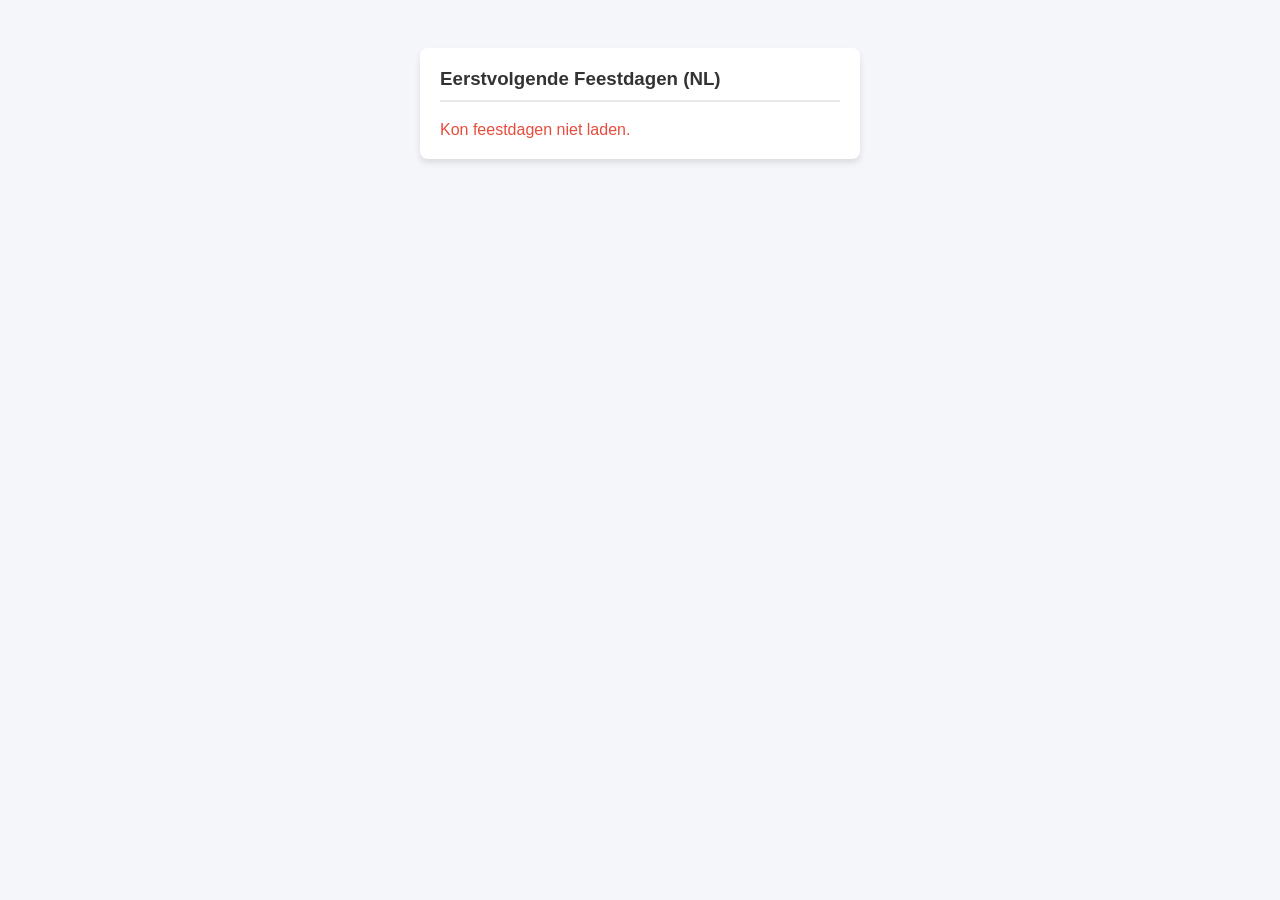
<file: Feestdagen-dillan/index.html>
<!DOCTYPE html>
<html lang="nl">
<head>
    <meta charset="UTF-8">
    <meta name="viewport" content="width=device-width, initial-scale=1.0">
    <title>Urenregistratie Dashboard</title>
    <style>
        body { font-family: Arial, sans-serif; background-color: #f4f6f9; padding: 20px; }
        .dashboard-card {
            background: white;
            border-radius: 8px;
            box-shadow: 0 4px 6px rgba(0,0,0,0.1);
            padding: 20px;
            max-width: 400px;
            margin: 20px auto;
        }
        .dashboard-card h3 { margin-top: 0; color: #333; border-bottom: 2px solid #eaeaea; padding-bottom: 10px; }
        .holiday-list { list-style: none; padding: 0; margin: 0; }
        .holiday-item { display: flex; justify-content: space-between; padding: 10px 0; border-bottom: 1px solid #f1f1f1; }
        .holiday-item:last-child { border-bottom: none; }
        .holiday-name { font-weight: bold; color: #2c3e50; }
        .holiday-date { color: #7f8c8d; font-size: 0.9em; }
        .error-msg { color: #e74c3c; }
    </style>
</head>
<body>

    <div class="dashboard-card">
        <h3>Eerstvolgende Feestdagen (NL)</h3>
        <ul id="feestdagen-lijst" class="holiday-list">
            <li>Feestdagen laden...</li>
        </ul>
    </div>

    <script src="feestdagen.js"></script>
</body>
</html>
</file>
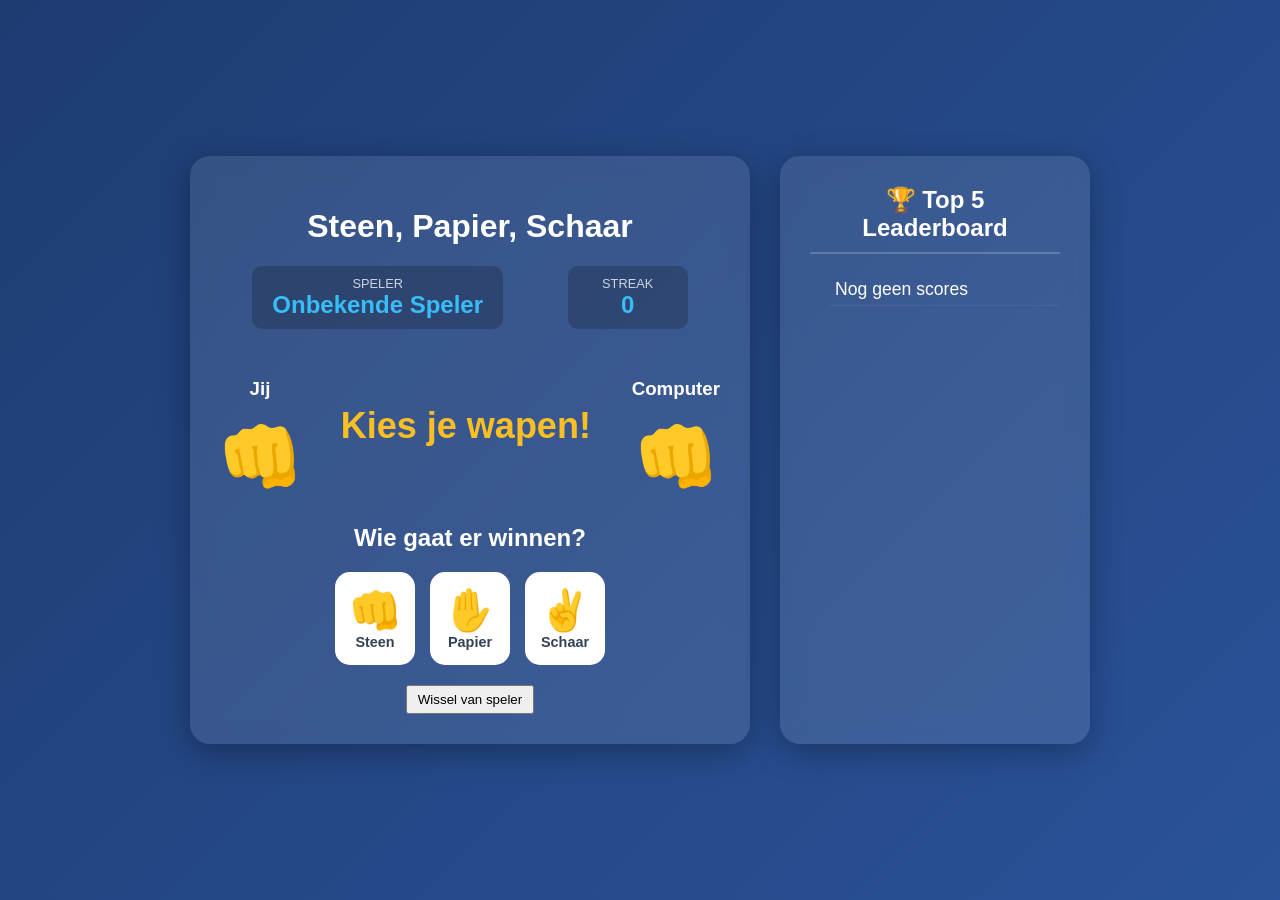
<file: SPC/index.html>
<!DOCTYPE html>
<html lang="nl">
<head>
    <meta charset="UTF-8">
    <meta name="viewport" content="width=device-width, initial-scale=1.0">
    <title>Steen Papier Schaar - Leaderboard Edition</title>
    <link rel="stylesheet" href="style.css">
</head>
<body>

    <div class="main-wrapper">
        <div class="game-container">
            <h1>Steen, Papier, Schaar</h1>

            <div class="score-board">
                <div class="score-box">
                    <span class="score-label">Speler</span>
                    <span id="player-name-display" class="score-val">...</span>
                </div>
                <div class="score-box">
                    <span class="score-label">Streak</span>
                    <span id="current-streak" class="score-val">0</span>
                </div>
            </div>

            <div class="arena">
                <div class="player-hand">
                    <h3>Jij</h3>
                    <div id="human-hand" class="hand-emoji">👊</div>
                </div>
                <div class="countdown-zone">
                    <h2 id="countdown-text">Kies je wapen!</h2>
                </div>
                <div class="player-hand">
                    <h3>Computer</h3>
                    <div id="computer-hand" class="hand-emoji">👊</div>
                </div>
            </div>

            <div class="result-display">
                <h2 id="result">Wie gaat er winnen?</h2>
            </div>

            <div class="control-panel">
                <button class="choice-btn" id="steen">👊<br><span>Steen</span></button>
                <button class="choice-btn" id="papier">✋<br><span>Papier</span></button>
                <button class="choice-btn" id="schaar">✌️<br><span>Schaar</span></button>
            </div>
            
            <button id="change-player-btn" style="margin-top: 20px; padding: 5px 10px; cursor: pointer;">Wissel van speler</button>
        </div>

        <div class="leaderboard-container">
            <h2>🏆 Top 5 Leaderboard</h2>
            <ol id="leaderboard-list">
                </ol>
        </div>
    </div>

    <script src="app.js"></script>
</body>
</html>
</file>
<file: SPC/style.css>
body {
    font-family: 'Segoe UI', Tahoma, Geneva, Verdana, sans-serif;
    background: linear-gradient(135deg, #1e3c72 0%, #2a5298 100%);
    color: white;
    display: flex;
    justify-content: center;
    align-items: center;
    min-height: 100vh;
    margin: 0;
}

.main-wrapper {
    display: flex;
    gap: 30px;
    width: 90%;
    max-width: 900px;
}

.game-container, .leaderboard-container {
    background: rgba(255, 255, 255, 0.1);
    backdrop-filter: blur(10px);
    border-radius: 20px;
    padding: 30px;
    box-shadow: 0 8px 32px 0 rgba(0, 0, 0, 0.3);
}

.game-container {
    flex: 2;
    text-align: center;
}

/* Leaderboard specifieke styling */
.leaderboard-container {
    flex: 1;
    min-width: 250px;
}

.leaderboard-container h2 {
    margin-top: 0;
    border-bottom: 2px solid rgba(255, 255, 255, 0.2);
    padding-bottom: 10px;
    text-align: center;
}

#leaderboard-list {
    padding-left: 20px;
    font-size: 1.1rem;
}

#leaderboard-list li {
    margin: 15px 0;
    padding: 5px;
    border-bottom: 1px solid rgba(255, 255, 255, 0.05);
    display: flex;
    justify-content: space-between;
}

/* Bestaande game styles */
.score-board { display: flex; justify-content: space-around; margin-bottom: 25px; }
.score-box { background: rgba(0, 0, 0, 0.2); padding: 10px 20px; border-radius: 10px; min-width: 80px; text-align: center; }
.score-label { display: block; font-size: 0.8rem; text-transform: uppercase; color: #cbd5e1; }
.score-val { font-size: 1.5rem; font-weight: bold; color: #38bdf8; }
.arena { display: flex; justify-content: space-between; align-items: center; margin: 30px 0; }
.hand-emoji { font-size: 4rem; }
.shake { animation: shakeHand 0.5s ease infinite; }
@keyframes shakeHand { 0%, 100% { transform: translateY(0); } 50% { transform: translateY(-20px); } }
.countdown-zone { font-size: 1.5rem; font-weight: bold; min-width: 100px; color: #fbbf24; text-align: center; }
.control-panel { display: flex; justify-content: center; gap: 15px; }
.choice-btn { background: white; border: none; border-radius: 15px; padding: 15px; font-size: 2.5rem; cursor: pointer; transition: all 0.2s ease; }
.choice-btn span { font-size: 0.9rem; font-weight: bold; color: #334155; display: block; }
.choice-btn:hover { transform: scale(1.1); }
.choice-btn:disabled { opacity: 0.5; cursor: not-allowed; }
</file>
